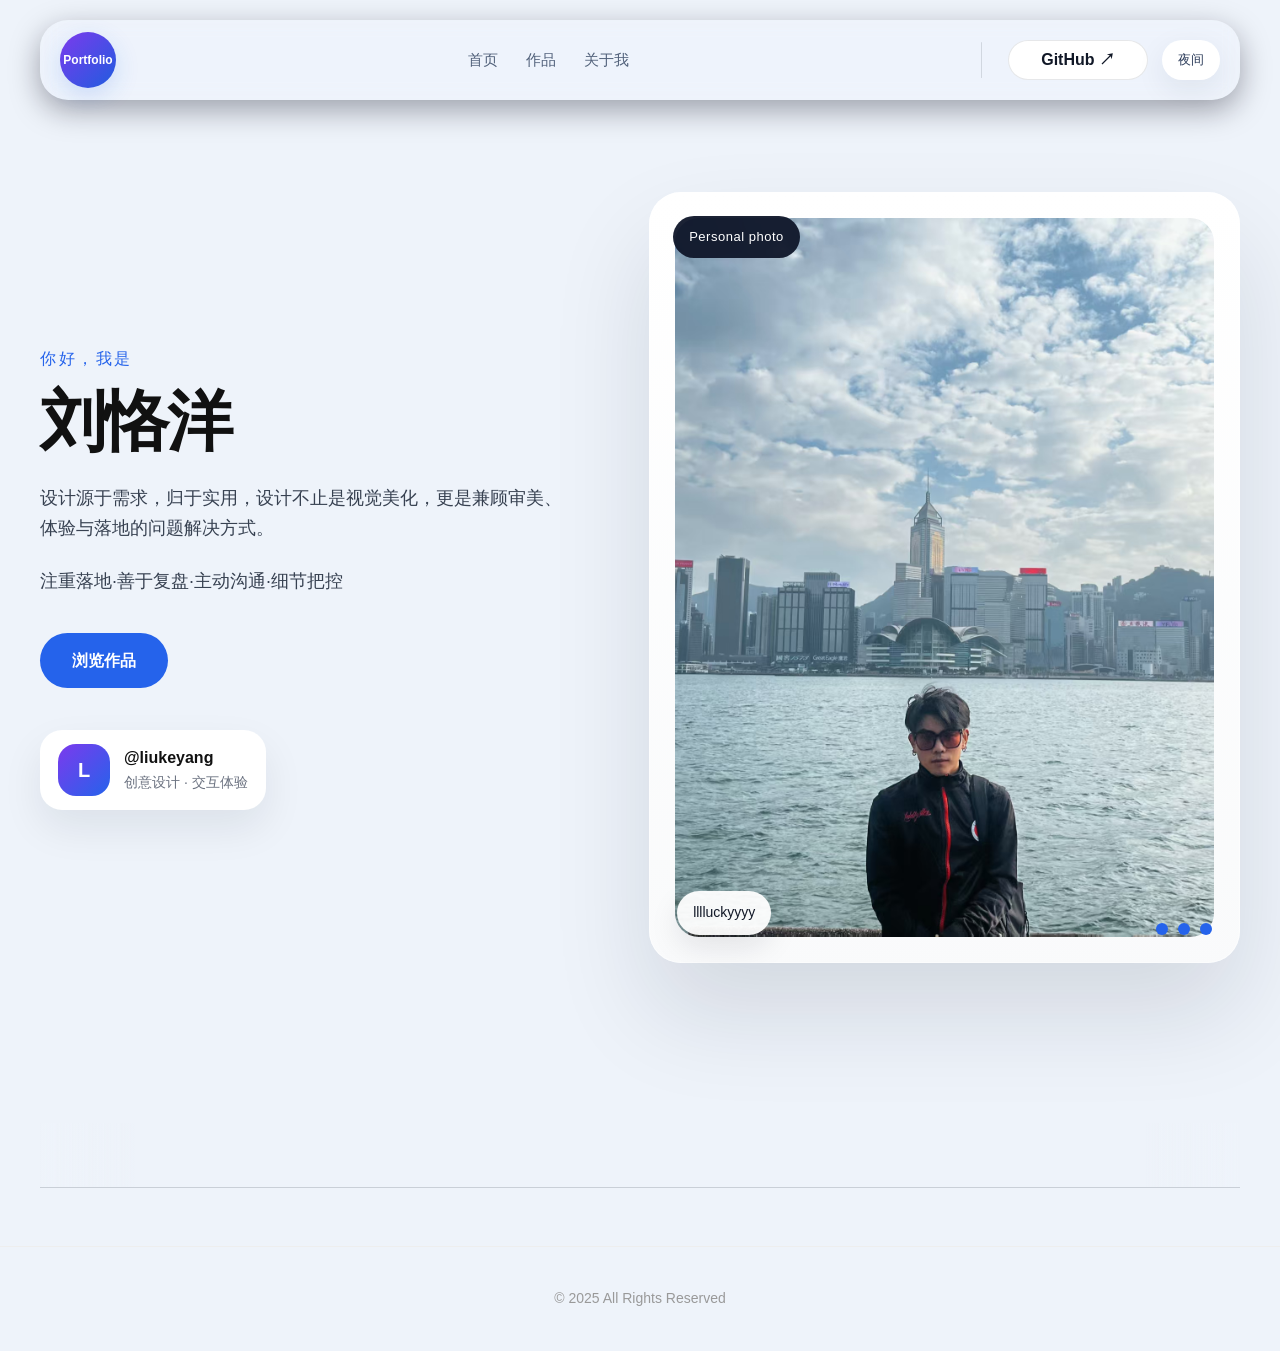
<file: docs/index.html>
<!DOCTYPE html>
<html lang="zh-CN">
<head>
    <meta charset="UTF-8">
    <meta name="viewport" content="width=device-width, initial-scale=1.0">
    <title>个人作品集 | UI品牌设计师</title>
    <link rel="stylesheet" href="assets/css/style.css">
    <link rel="stylesheet" href="assets/css/logoloop.css">
</head>
<body>
    <div class="container">
        <nav class="topbar">
            <div class="nav-logo">Portfolio</div>
            <div class="nav-links">
                <a href="index.html">首页</a>
                <a href="works.html">作品</a>
                <a href="about.html">关于我</a>
            </div>
            <div class="nav-actions">
                <a href="https://github.com/lllluckyyyy274" class="btn btn-outline">GitHub ↗</a>
                <button id="themeToggle" class="theme-toggle" aria-label="切换主题">夜间</button>
            </div>
        </nav>

        <section class="hero">
            <div class="hero-copy">
                <p class="eyebrow">你好，我是</p>
                <h1>刘恪洋</h1>
                <p class="hero-lead">设计源于需求，归于实用，设计不止是视觉美化，更是兼顾审美、体验与落地的问题解决方式。</p>
                <p class="hero-description">注重落地·善于复盘·主动沟通·细节把控
                </p>

                <div class="hero-actions">
                    <a href="works.html" class="btn btn-primary">浏览作品</a>
                </div>

                <a href="about.html" class="profile-card">
                    <div class="profile-avatar">L</div>
                    <div>
                        <div class="profile-name">@liukeyang</div>
                        <div class="profile-note">创意设计 · 交互体验</div>
                    </div>
                </a>
            </div>

            <div class="hero-visual">
                <div class="visual-frame">
                    <img src="assets/images/mypicture.jpg" alt="展示图">
                    <span class="visual-label">Personal photo</span>
                    <span class="visual-chip">lllluckyyyy</span>
                    <div class="visual-bar">
                        <span></span>
                        <span></span>
                        <span></span>
                    </div>
                </div>
            </div>
        </section>
    </div>

        <section id="logo-loop-section" style="padding:40px 0;background:transparent;">
            <div class="container">
                <div id="logo-loop-root"></div>
            </div>
        </section>

        <footer>
                © 2025 All Rights Reserved
        </footer>

    <script>
        const themeToggle = document.getElementById('themeToggle');
        const savedTheme = window.localStorage.getItem('theme');
        const isDarkMode = savedTheme === 'dark';
        const updateTheme = (dark) => {
            document.body.classList.toggle('dark-theme', dark);
            if (themeToggle) {
                themeToggle.textContent = dark ? '白天' : '夜间';
                themeToggle.setAttribute('aria-label', dark ? '切换至白天模式' : '切换至夜间模式');
            }
            if (window.reloadLogoLoop) {
                window.reloadLogoLoop();
            }
        };
        if (savedTheme) {
            updateTheme(isDarkMode);
        }
        if (themeToggle) {
            themeToggle.addEventListener('click', () => {
                const nextDark = !document.body.classList.contains('dark-theme');
                window.localStorage.setItem('theme', nextDark ? 'dark' : 'light');
                updateTheme(nextDark);
            });
        }

        const visualFrame = document.querySelector('.visual-frame');
        const visualImg = visualFrame?.querySelector('img');
        if (visualFrame && visualImg) {
            const maxRotate = 12;
            visualFrame.addEventListener('pointermove', (event) => {
                const rect = visualFrame.getBoundingClientRect();
                const x = event.clientX - rect.left;
                const y = event.clientY - rect.top;
                const px = (x / rect.width - 0.5) * 2;
                const py = (y / rect.height - 0.5) * 2;
                const rotateY = px * maxRotate;
                const rotateX = -py * maxRotate;
                visualImg.style.transform = `perspective(1200px) scale(1.01) rotateX(${rotateX}deg) rotateY(${rotateY}deg)`;
            });
            visualFrame.addEventListener('pointerleave', () => {
                visualImg.style.transform = 'perspective(1200px) scale(1) rotateX(0deg) rotateY(0deg)';
            });
        }
    </script>
        <script src="./assets/js/logoloop.js"></script>
        <script>
            const root = document.getElementById('logo-loop-root');
            let logoLoopDestroy = null;
            const MANIFEST = ["XPPen1.png","XPPen2.png","YGC1.png","YGC2.png","idrive1.png","idrive2.png","loreal1.png","loreal2.png","mojiang1.png","mojiang2.png","tomatoo1.png","tomatoo2.png","XUNG1.png","XUNG2.png","zao1.png","zao2.png"];

            const getTheme = () => (document.body.classList.contains('dark-theme') ? 'dark' : 'light');
            const normalizeLogoName = name => name.replace(/\.[^.]+$/, '');

            const buildLogoList = manifest => {
                const theme = getTheme();
                const variant = theme === 'dark' ? '1' : '2';
                const groups = {};

                manifest.forEach(name => {
                    const match = name.match(/^(.+?)([12])(\.[^.]+)$/);
                    if (match) {
                        const base = normalizeLogoName(match[1]);
                        groups[base] = groups[base] || {};
                        groups[base][match[2]] = name;
                    } else {
                        const base = normalizeLogoName(name);
                        groups[base] = groups[base] || {};
                        groups[base].default = name;
                    }
                });

                return Object.values(groups).map(group => {
                    const chosen = group[variant] || group.default || group['2'] || group['1'] || Object.values(group)[0];
                    return { src: `assets/images/logo/${chosen}`, alt: normalizeLogoName(chosen) };
                });
            };

            const loadLogoLoop = () => {
                const logos = buildLogoList(MANIFEST);
                if (logoLoopDestroy) {
                    logoLoopDestroy();
                }
                logoLoopDestroy = createLogoLoop(root, {
                    logos,
                    speed: 40,
                    direction: 'left',
                    logoHeight: 40,
                    gap: 72,
                    hoverSpeed: 0,
                    pauseOnHover: false,
                    fadeOut: true,
                    scaleOnHover: true,
                    ariaLabel: '合作项目与案例'
                });
            };

            window.reloadLogoLoop = loadLogoLoop;
            loadLogoLoop();
        </script>
</body>
</html>
</file>
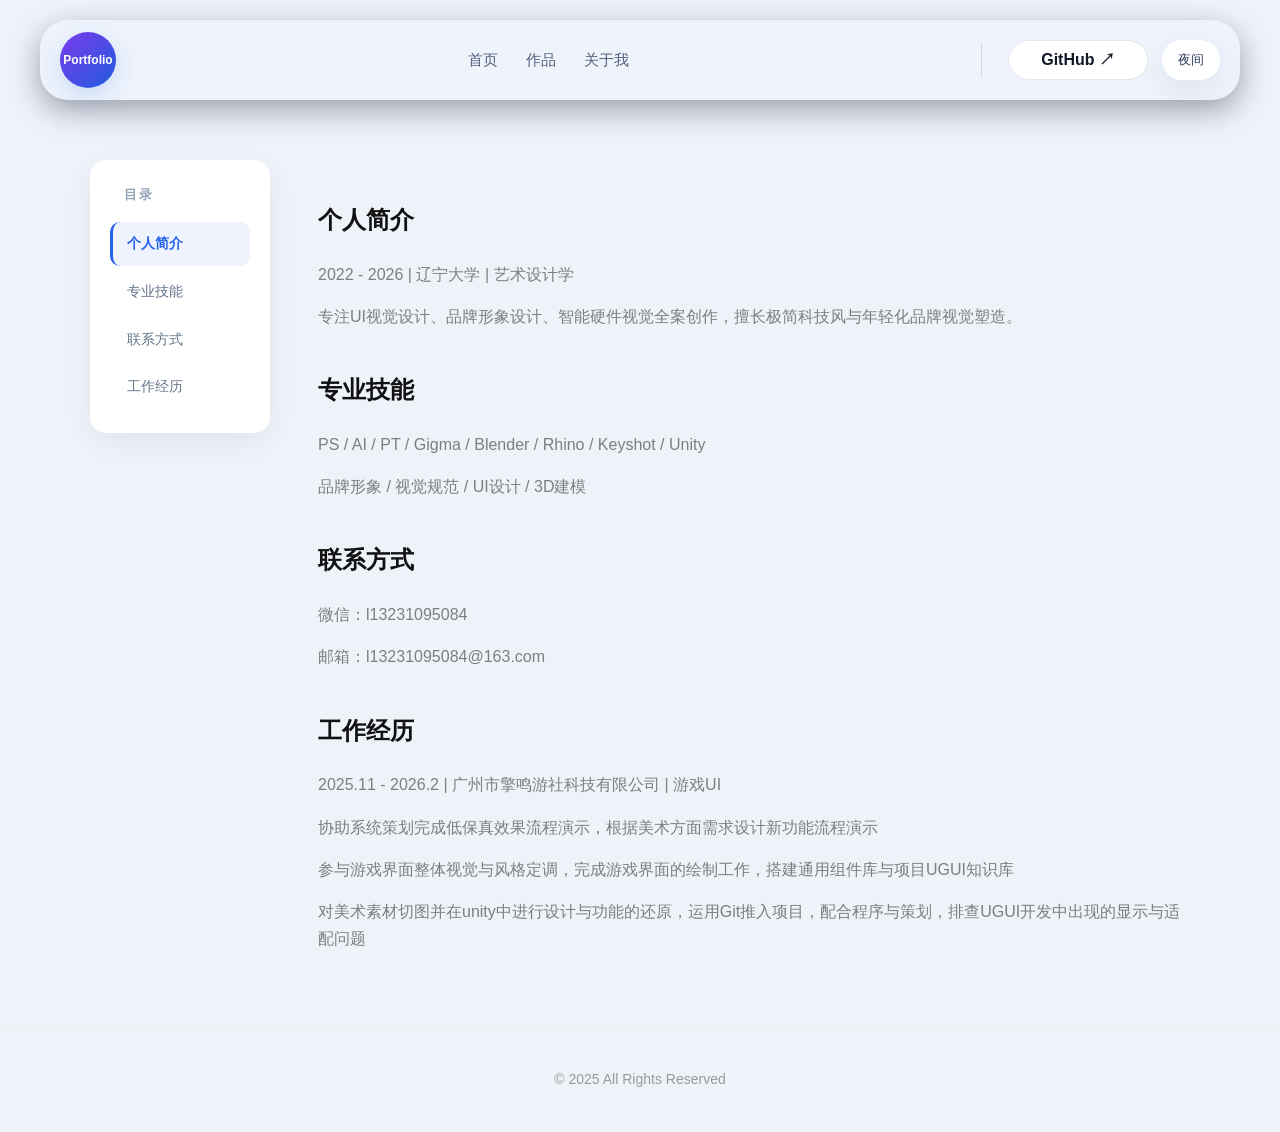
<file: docs/about.html>
<!DOCTYPE html>
<html lang="zh-CN">
<head>
    <meta charset="UTF-8">
    <meta name="viewport" content="width=device-width, initial-scale=1.0">
    <title>关于我 | About</title>
    <link rel="stylesheet" href="assets/css/style.css?v=2">
</head>
<body>
    <div class="container">
        <nav class="topbar">
            <div class="nav-logo">Portfolio</div>
            <div class="nav-links">
                <a href="index.html">首页</a>
                <a href="works.html">作品</a>
                <a href="about.html">关于我</a>
            </div>
            <div class="nav-actions">
                <a href="https://github.com" class="btn btn-outline">GitHub ↗</a>
                <button id="themeToggle" class="theme-toggle" aria-label="切换主题">夜间</button>
            </div>
        </nav>

        <div class="about-layout">
            <nav class="about-toc">
                <div class="about-toc-title">目录</div>
                <a href="#intro" class="about-toc-link active">个人简介</a>
                <a href="#skills" class="about-toc-link">专业技能</a>
                <a href="#contact" class="about-toc-link">联系方式</a>
                <a href="#experience" class="about-toc-link">工作经历</a>
            </nav>
            <div class="project-content">
                <h2 id="intro">个人简介</h2>
                <p>2022 - 2026 | 辽宁大学 | 艺术设计学</p>
                <p>专注UI视觉设计、品牌形象设计、智能硬件视觉全案创作，擅长极简科技风与年轻化品牌视觉塑造。</p>

                <h2 id="skills">专业技能</h2>
                <p>PS / AI / PT / Gigma / Blender / Rhino / Keyshot / Unity </p>
                <p>品牌形象 / 视觉规范 / UI设计 / 3D建模</p>

                <h2 id="contact">联系方式</h2>
                <p>微信：l13231095084</p>
                <p>邮箱：l13231095084@163.com</p>

                <h2 id="experience">工作经历</h2>
                <p>2025.11 - 2026.2 | 广州市擎鸣游社科技有限公司 | 游戏UI</p>
                <p>协助系统策划完成低保真效果流程演示，根据美术方面需求设计新功能流程演示</p>
                <p>参与游戏界面整体视觉与风格定调，完成游戏界面的绘制工作，搭建通用组件库与项目UGUI知识库</p>
                <p>对美术素材切图并在unity中进行设计与功能的还原，运用Git推入项目，配合程序与策划，排查UGUI开发中出现的显示与适配问题</p>
            </div>
        </div>
    </div>

    <footer>
        © 2025 All Rights Reserved
    </footer>

    <script>
        const themeToggle = document.getElementById('themeToggle');
        const savedTheme = window.localStorage.getItem('theme');
        const isDarkMode = savedTheme === 'dark';
        const updateTheme = (dark) => {
            document.body.classList.toggle('dark-theme', dark);
            if (themeToggle) {
                themeToggle.textContent = dark ? '白天' : '夜间';
                themeToggle.setAttribute('aria-label', dark ? '切换至白天模式' : '切换至夜间模式');
            }
        };
        if (savedTheme) {
            updateTheme(isDarkMode);
        }
        if (themeToggle) {
            themeToggle.addEventListener('click', () => {
                const nextDark = !document.body.classList.contains('dark-theme');
                window.localStorage.setItem('theme', nextDark ? 'dark' : 'light');
                updateTheme(nextDark);
            });
        }
    </script>
    <script>
        // 目录导航滚动高亮
        const tocLinks = document.querySelectorAll('.about-toc-link');
        const sections = [];
        tocLinks.forEach(link => {
            const id = link.getAttribute('href').slice(1);
            const el = document.getElementById(id);
            if (el) sections.push({ id, el, link });
        });

        function updateActiveToc() {
            const scrollY = window.scrollY + 160;
            let current = sections[0];
            sections.forEach(sec => {
                if (sec.el.offsetTop <= scrollY) current = sec;
            });
            tocLinks.forEach(l => l.classList.remove('active'));
            if (current) current.link.classList.add('active');
        }

        window.addEventListener('scroll', updateActiveToc, { passive: true });
        updateActiveToc();

        // 平滑滚动
        tocLinks.forEach(link => {
            link.addEventListener('click', (e) => {
                e.preventDefault();
                const id = link.getAttribute('href').slice(1);
                const el = document.getElementById(id);
                if (el) {
                    window.scrollTo({ top: el.offsetTop - 100, behavior: 'smooth' });
                }
            });
        });
    </script>
</body>
</html>
</file>
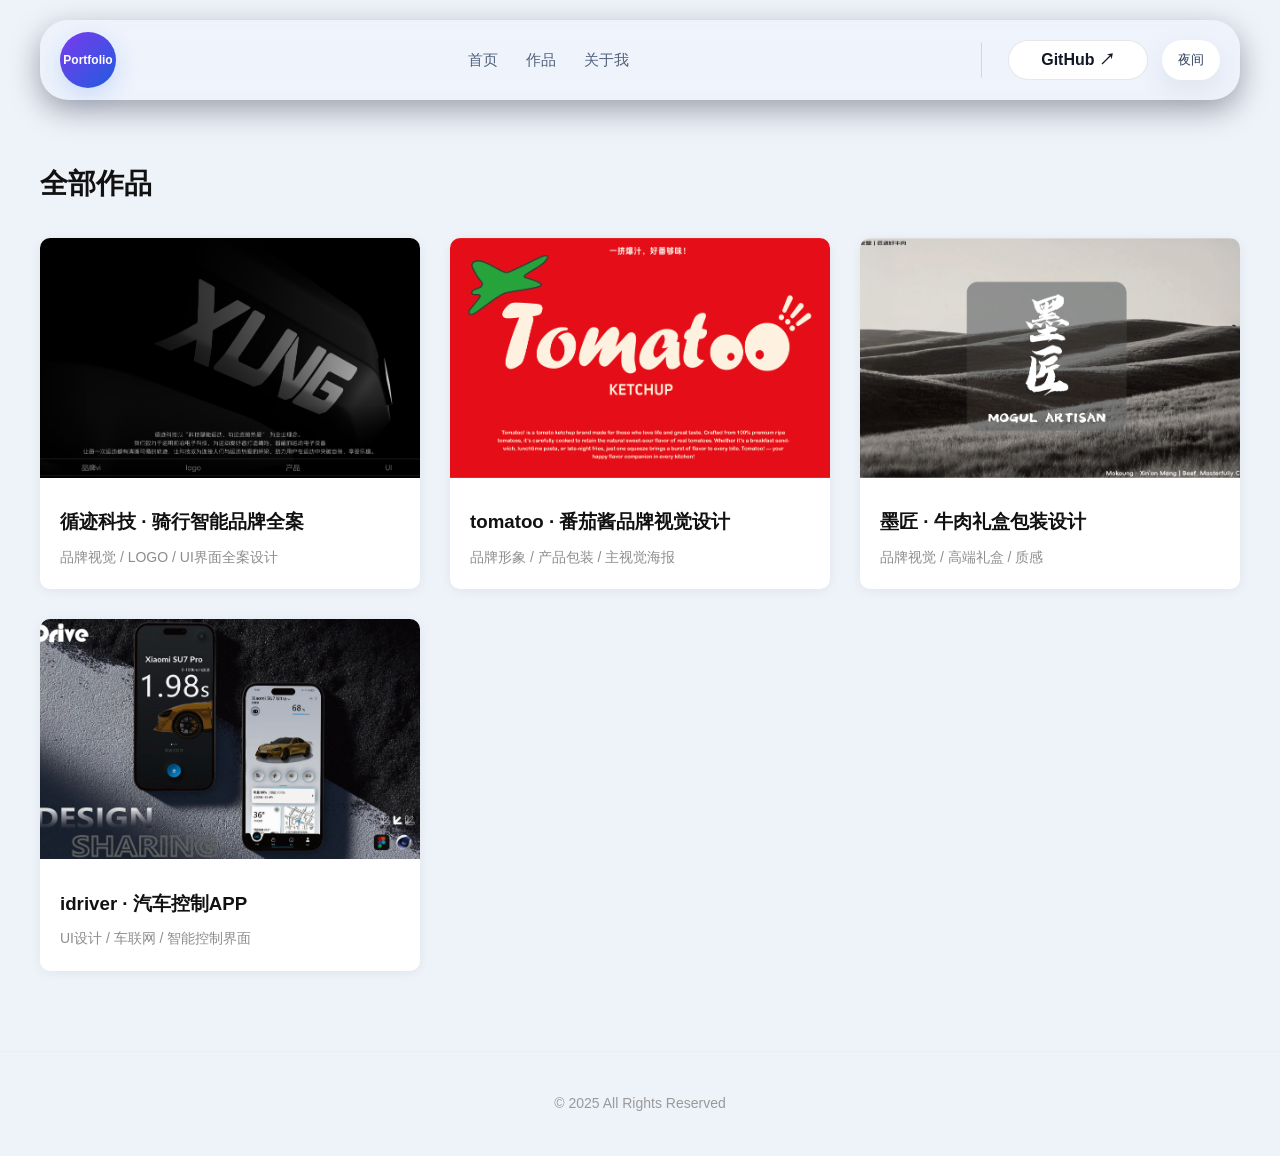
<file: docs/works.html>
<!DOCTYPE html>
<html lang="zh-CN">
<head>
    <meta charset="UTF-8">
    <meta name="viewport" content="width=device-width, initial-scale=1.0">
    <title>作品集 | Works</title>
    <link rel="stylesheet" href="assets/css/style.css">
</head>
<body>
    <div class="container">
        <nav class="topbar">
            <div class="nav-logo">Portfolio</div>
            <div class="nav-links">
                <a href="index.html">首页</a>
                <a href="works.html">作品</a>
                <a href="about.html">关于我</a>
            </div>
            <div class="nav-actions">
                <a href="https://github.com" class="btn btn-outline">GitHub ↗</a>
                <button id="themeToggle" class="theme-toggle" aria-label="切换主题">夜间</button>
            </div>
        </nav>

        <h2 class="section-title">全部作品</h2>

        <div class="works-grid">

            <!-- 循迹科技 -->
            <a href="xunji.html" class="work-card">
                <img src="assets/images/xunji-thumb.png" alt="循迹科技">
                <div class="work-info">
                    <h3>循迹科技 · 骑行智能品牌全案</h3>
                    <p>品牌视觉 / LOGO / UI界面全案设计</p>
                </div>
            </a>

            <!-- tomatoo -->
            <a href="tomatoo.html" class="work-card">
                <img src="assets/images/tomatoo-thumb.png" alt="tomatoo">
                <div class="work-info">
                    <h3>tomatoo · 番茄酱品牌视觉设计</h3>
                    <p>品牌形象 / 产品包装 / 主视觉海报</p>
                </div>
            </a>

            <!-- 墨匠品牌 · 牛肉礼盒包装 -->
            <a href="mojiang.html" class="work-card">
                <img src="assets/images/mojiang-thumb.png" alt="墨匠品牌">
                <div class="work-info">
                    <h3>墨匠 · 牛肉礼盒包装设计</h3>
                    <p>品牌视觉 / 高端礼盒 / 质感</p>
                </div>
            </a>

            <!-- idriver · 新能源汽车控制APP -->
            <a href="idriver.html" class="work-card">
                <img src="assets/images/idriver-thumb.png" alt="idriver">
                <div class="work-info">
                    <h3>idriver · 汽车控制APP</h3>
                    <p>UI设计 / 车联网 / 智能控制界面</p>
                </div>
            </a>

        </div>
    </div>

    <footer>
        © 2025 All Rights Reserved
    </footer>

    <script>
        const themeToggle = document.getElementById('themeToggle');
        const savedTheme = window.localStorage.getItem('theme');
        const isDarkMode = savedTheme === 'dark';
        const updateTheme = (dark) => {
            document.body.classList.toggle('dark-theme', dark);
            if (themeToggle) {
                themeToggle.textContent = dark ? '白天' : '夜间';
                themeToggle.setAttribute('aria-label', dark ? '切换至白天模式' : '切换至夜间模式');
            }
        };
        if (savedTheme) {
            updateTheme(isDarkMode);
        }
        if (themeToggle) {
            themeToggle.addEventListener('click', () => {
                const nextDark = !document.body.classList.contains('dark-theme');
                window.localStorage.setItem('theme', nextDark ? 'dark' : 'light');
                updateTheme(nextDark);
            });
        }
    </script>
</body>
</html>
</file>
<file: docs/assets/css/style.css>
* {
    margin: 0;
    padding: 0;
    box-sizing: border-box;
}

body {
    font-family: "Inter", "思源黑体", sans-serif;
    background-color: #eef3fa;
    color: #111;
    line-height: 1.7;
}

a {
    text-decoration: none;
    color: inherit;
}

.container {
    max-width: 1440px;
    margin: 0 auto;
    padding: 0 clamp(16px, 4vw, 40px); /* 最小16px，随屏幕宽度变化，最大40px */
    position: relative;
}

.topbar {
    position: sticky;
    top: 0;
    z-index: 99;
    display: flex;
    align-items: center;
    gap: 20px;
    padding: 12px 20px;
    margin: 20px auto 12px;
    background: rgba(255,255,255,0.06);
    border-radius: 28px;
    box-shadow: 0 10px 30px rgba(2,6,23,0.35);
    backdrop-filter: blur(8px) saturate(120%);
    -webkit-backdrop-filter: blur(8px) saturate(120%);
}

.nav-logo {
    width: 56px;
    height: 56px;
    border-radius: 50%;
    display: inline-grid;
    place-items: center;
    font-size: 12px;
    font-weight: 900;
    color: #fff;
    background: linear-gradient(135deg,#7c3aed,hsl(221, 75%, 50%));
    box-shadow: 0 8px 24px rgba(37,99,235,0.18);
}

.nav-links {
    display: flex;
    align-items: center;
    gap: 28px;
    flex-wrap: nowrap;
    margin: 0 auto; /* 居中 */
}

.nav-links a {
    position: relative;
    font-size: 15px;
    color: #51607a;
    transition: color 0.2s;
}

.nav-links a::after {
    content: "";
    position: absolute;
    left: 0;
    bottom: -4px;
    width: 0;
    height: 3px;
    background: #2563eb;
    border-radius: 999px;
    transition: width 0.25s ease;
}

.nav-links a:hover {
    color: #0f172a;
}

.nav-links a:hover::after,
.nav-links a:focus-visible::after {
    width: 100%;
}

.nav-actions {
    display: flex;
    align-items: center;
    gap: 14px;
}

.nav-actions::before {
    content: "";
    display: block;
    width: 1px;
    height: 36px;
    margin-right: 12px;
    background: rgba(2,6,23,0.12);
    border-radius: 2px;
}

/* 作品次级导航 */
.project-nav {
    display: flex;
    align-items: center;
    gap: 24px;
    padding: 0;
    margin: 20px auto 0;
    justify-content: center;
}

.project-nav-item {
    position: relative;
    font-size: 15px;
    color: #1f2937;
    transition: color 0.2s;
    padding-bottom: 8px;
}

.project-nav-item::after {
    content: "";
    position: absolute;
    left: 0;
    bottom: 0;
    width: 0;
    height: 2px;
    background: #2563eb;
    border-radius: 999px;
    transition: width 0.25s ease;
}

.project-nav-item:hover {
    color: #111827;
}

.project-nav-item:hover::after,
.project-nav-item.active::after {
    width: 100%;
}

.project-nav-item.active {
    color: #0f172a;
    font-weight: 700;
}

.dark-theme .project-nav-item {
    color: #cbd5e1;
}

.dark-theme .project-nav-item:hover {
    color: #f8fafc;
}

.dark-theme .project-nav-item::after,
.dark-theme .project-nav-item.active::after {
    background: #60a5fa;
}

.dark-theme .project-nav-item.active {
    color: #ffffff;
    font-weight: 700;
}

.theme-toggle,
.btn-outline {
    padding: 10px 16px;
    border: none;
    border-radius: 999px;
    height: 40px;
    min-height: 40px;
    display: inline-flex;
    align-items: center;
    justify-content: center;
    cursor: pointer;
}

.theme-toggle {
    background: #fff;
    color: #2e3e5c;
    box-shadow: 0 10px 30px rgba(20, 30, 60, 0.08);
}

.btn {
    display: inline-flex;
    align-items: center;
    justify-content: center;
    padding: 14px 32px;
    border-radius: 999px;
    font-weight: 600;
    transition: all 0.25s ease;
}

.btn-primary {
    background: #2563eb;
    color: #fff;
}

.btn-primary:hover {
    background: #1d4ed8;
    transform: scale(1.05);
}

.btn-outline {
    border: 1px solid rgba(15, 23, 42, 0.1);
    background: #fff;
    color: #111827;
}

.btn-outline:hover {
    background: #f8fafc;
}

.dark-theme {
    background-color: #071019;
    color: #e5e7eb;
}

.dark-theme a {
    color: #e5e7eb;
}

.dark-theme .container {
    background: transparent;
}

.dark-theme nav,
.dark-theme .visual-frame,
.dark-theme .profile-card,
.dark-theme .btn-outline,
.dark-theme .theme-toggle {
    background: rgba(15, 23, 42, 0.94);
}

.dark-theme .theme-toggle {
    color: #e5e7eb;
    box-shadow: 0 10px 30px rgba(255, 255, 255, 0.06);
}

.dark-theme .nav-links a {
    color: #cbd5e1;
}

.dark-theme .nav-links a:hover {
    color: #f8fafc;
}

.dark-theme .btn-primary {
    background: #60a5fa;
}

.dark-theme .btn-primary:hover {
    background: #3b82f6;
}

.dark-theme .btn-outline {
    border-color: rgba(255, 255, 255, 0.1);
    background: rgba(255, 255, 255, 0.05);
    color: #e5e7eb;
}

.dark-theme .work-card {
    background: rgba(15, 23, 42, 0.96);
    box-shadow: 0 10px 30px rgba(0, 0, 0, 0.35);
    border: 1px solid rgba(255, 255, 255, 0.08);
}

.dark-theme .hero-lead,
.dark-theme .hero-description,
.dark-theme .profile-note {
    color: #cbd5e1;
}

.dark-theme .visual-frame {
    background: rgba(15, 23, 42, 0.96);
    box-shadow: 0 50px 100px rgba(0, 0, 0, 0.4);
}

.dark-theme .visual-frame::before {
    border-color: rgba(255, 255, 255, 0.08);
}

.dark-theme .visual-label,
.dark-theme .visual-chip {
    background: rgba(255, 255, 255, 0.08);
    color: #e5e7eb;
}

.dark-theme footer {
    color: #94a3b8;
    border-top-color: rgba(148, 163, 184, 0.2);
}

.hero {
    display: grid;
    grid-template-columns: minmax(320px, 1fr) minmax(420px, 1.1fr);
    align-items: center;
    gap: 72px;
    padding: 80px 0 120px;
}

.hero-copy {
    max-width: 580px;
}

.eyebrow {
    margin-bottom: 18px;
    font-size: 16px;
    letter-spacing: 0.16em;
    text-transform: uppercase;
    color: #2563eb;
}

.hero-copy h1 {
    font-size: 66px;
    line-height: 0.95;
    margin-bottom: 30px;
    letter-spacing: -0.04em;
}

.hero-lead,
.hero-description {
    color: #374151;
    font-size: 18px;
    max-width: 560px;
}

.hero-lead {
    margin-bottom: 22px;
}

.hero-description {
    margin-bottom: 36px;
}

.hero-actions {
    margin-bottom: 42px;
}

.profile-card {
    display: inline-flex;
    align-items: center;
    gap: 14px;
    padding: 14px 18px;
    background: #fff;
    border-radius: 22px;
    box-shadow: 0 18px 40px rgba(15, 23, 42, 0.08);
    text-decoration: none;
    color: inherit;
    cursor: pointer;
    transition: box-shadow 0.2s ease, transform 0.2s ease;
}

.profile-card:hover {
    box-shadow: 0 22px 48px rgba(15, 23, 42, 0.13);
    transform: translateY(-2px);
}

.profile-avatar {
    width: 52px;
    height: 52px;
    border-radius: 18px;
    background: linear-gradient(135deg, #7c3aed, #2563eb);
    color: #fff;
    display: grid;
    place-items: center;
    font-weight: 800;
    font-size: 20px;
}

.profile-name {
    font-weight: 700;
}

.profile-note {
    font-size: 14px;
    color: #6b7280;
}

.hero-visual {
    display: flex;
    justify-content: flex-end;
}

.visual-frame {
    position: relative;
    width: 100%;
    max-width: 660px;
    border-radius: 32px;
    background: linear-gradient(180deg, rgba(255,255,255,0.95), rgba(249,250,251,0.95));
    box-shadow: 0 50px 100px rgba(15, 23, 42, 0.12);
    overflow: hidden;
    padding: 26px;
    perspective: 1200px;
}

.visual-frame::before {
    content: "";
    position: absolute;
    inset: 0;
    border: 1px solid rgba(255, 255, 255, 0.55);
    pointer-events: none;
    border-radius: 32px;
}

.visual-frame img {
    width: 100%;
    height: auto;
    display: block;
    border-radius: 24px;
    object-fit: cover;
    transform: perspective(1200px) rotateX(0deg) rotateY(0deg) translateZ(0);
    transition: transform 0.18s ease-out;
    will-change: transform;
}

.visual-frame:hover img {
    transform: perspective(1200px) scale(1.01) rotateX(0deg) rotateY(0deg);
}

.visual-label {
    position: absolute;
    top: 24px;
    left: 24px;
    padding: 10px 16px;
    background: rgba(15, 23, 42, 0.95);
    color: #fff;
    border-radius: 999px;
    font-size: 13px;
    letter-spacing: 0.04em;
}

.visual-chip {
    position: absolute;
    bottom: 28px;
    left: 28px;
    padding: 10px 16px;
    background: rgba(255, 255, 255, 0.94);
    border-radius: 999px;
    font-size: 14px;
    color: #111827;
    box-shadow: 0 12px 30px rgba(15, 23, 42, 0.1);
}

.visual-bar {
    position: absolute;
    right: 28px;
    bottom: 28px;
    display: flex;
    gap: 10px;
}

.visual-bar span {
    width: 12px;
    height: 12px;
    border-radius: 999px;
    background: #2563eb;
}

.visual-frame img {
    width: 100%;
    height: auto;
    display: block;
    border-radius: 24px;
    object-fit: cover;
}

/* 关于页左上头像 */
.about-avatar {
    position: absolute;
    top: 24px;
    left: 24px;
    width: clamp(100px, 16vw, 180px);
    height: auto;
    border-radius: 12px;
    box-shadow: 0 20px 40px rgba(0,0,0,0.12);
    object-fit: cover;
}

@media screen and (max-width: 800px) {
    .about-avatar {
        width: clamp(80px, 18vw, 140px);
        top: 18px;
        left: 18px;
    }
}

footer {
    text-align: center;
    padding: 40px 0 60px;
    color: #6b7280;
    font-size: 14px;
    border-top: 1px solid rgba(148, 163, 184, 0.15);
}

@media screen and (max-width: 960px) {
    .hero {
        grid-template-columns: 1fr;
        gap: 50px;
        padding-top: 64px;
    }

    .hero-copy h1 {
        font-size: 54px;
    }

    .visual-frame {
        max-width: 100%;
        padding: 22px;
    }
}

@media screen and (max-width: 700px) {
    .topbar {
        flex-direction: row;
        align-items: center;
        gap: 12px;
        padding: 8px 12px;
        flex-wrap: nowrap;
    }

    .nav-logo {
        width: 44px;
        height: 44px;
        font-size: 10px;
        flex-shrink: 0;
    }

    .nav-links {
        display: flex;
        align-items: center;
        gap: 12px;
        margin: 0;
        flex: 1 1 auto;
        min-width: 0;
    }

    .nav-links a {
        font-size: 13px;
        white-space: nowrap;
        flex-shrink: 1;
    }

    .nav-actions {
        width: auto;
        justify-content: flex-end;
        gap: 8px;
        margin-left: auto;
        flex-shrink: 0;
    }

    .nav-actions::before {
        height: 24px;
        margin-right: 8px;
    }

    .theme-toggle,
    .btn-outline {
        padding: 6px 12px;
        font-size: 12px;
        border-radius: 999px;
        height: 36px;
        min-height: 36px;
        line-height: 1.2;
    }

    .theme-toggle {
        padding-left: 12px;
        padding-right: 12px;
    }

    .btn {
        padding: 8px 16px;
        font-size: 12px;
    }

    .project-nav {
        gap: 16px;
        margin-top: 16px;
        overflow-x: auto;
        padding-bottom: 8px;
    }

    .project-nav-item {
        font-size: 13px;
        white-space: nowrap;
        flex-shrink: 0;
    }

    .hero-copy h1 {
        font-size: 42px;
    }

    .profile-card {
        width: 100%;
    }
}

/* 作品网格 */
.section-title {
    font-size: 28px;
    margin: 60px 0 30px;
}

.works-grid {
    display: grid;
    grid-template-columns: repeat(auto-fill, minmax(350px, 1fr));
    gap: 30px;
    margin-bottom: 80px;
}

.work-card {
    background: #fff;
    border-radius: 10px;
    overflow: hidden;
    box-shadow: 0 2px 12px rgba(0,0,0,0.06);
    transition: 0.3s;
}

.work-card:hover {
    transform: translateY(-5px);
}

.work-card img {
    width: 100%;
    height: 240px;
    object-fit: cover;
}

.work-info {
    padding: 20px;
}

.work-info h3 {
    margin-bottom: 8px;
}

.work-info p {
    color: #8d8d8d;
    font-size: 14px;
}

/* 项目详情页 */
.project-banner {
    width: 100%;
    height: 400px;
    background: #eef0f3;
    display: flex;
    align-items: center;
    justify-content: center;
    font-size: 30px;
    color: #999;
}

.project-content {
    max-width: 800px;
    margin: 60px auto;
}

.project-content h2 {
    margin: 40px 0 20px;
}

.project-content p {
    color: #7e7e7e;
    margin-bottom: 15px;
}

/* 关于我 - 左侧目录导航布局 */
.about-layout {
    display: flex;
    gap: 48px;
    margin: 60px auto;
    max-width: 1100px;
    align-items: flex-start;
}

.about-layout .project-content {
    flex: 1;
    margin: 0;
    max-width: none;
}

.about-toc {
    position: sticky;
    top: 120px;
    flex: 0 0 180px;
    padding: 24px 20px;
    background: #fff;
    border-radius: 16px;
    box-shadow: 0 8px 30px rgba(15, 23, 42, 0.06);
    display: flex;
    flex-direction: column;
    gap: 4px;
}

.about-toc-title {
    font-size: 13px;
    font-weight: 700;
    text-transform: uppercase;
    letter-spacing: 1.5px;
    color: #94a3b8;
    margin-bottom: 12px;
    padding-left: 14px;
}

.about-toc-link {
    display: block;
    padding: 10px 14px;
    border-radius: 10px;
    font-size: 14px;
    font-weight: 500;
    color: #64748b;
    text-decoration: none;
    transition: all 0.2s ease;
    border-left: 3px solid transparent;
}

.about-toc-link:hover {
    color: #2563eb;
       background: rgba(37, 99, 235, 0.06);
}

.about-toc-link.active {
    color: #2563eb;
    background: rgba(37, 99, 235, 0.08);
    border-left-color: #2563eb;
    font-weight: 600;
}

.dark-theme .about-toc {
    background: rgba(15, 23, 42, 0.94);
    box-shadow: 0 8px 30px rgba(0, 0, 0, 0.3);
}

.dark-theme .about-toc-title {
    color: #64748b;
}

.dark-theme .about-toc-link {
    color: #94a3b8;
}

.dark-theme .about-toc-link:hover {
    color: #60a5fa;
    background: rgba(96, 165, 250, 0.08);
}

.dark-theme .about-toc-link.active {
    color: #60a5fa;
    background: rgba(96, 165, 250, 0.1);
    border-left-color: #60a5fa;
}

@media (max-width: 768px) {
    .about-layout {
        flex-direction: column;
        gap: 24px;
    }
    .about-toc {
        position: static;
        flex: none;
        flex-direction: row;
        flex-wrap: wrap;
        gap: 6px;
        padding: 14px 16px;
    }
    .about-toc-title {
        margin-bottom: 0;
        padding-left: 0;
        width: 100%;
    }
    .about-toc-link {
        border-left: none;
        border-bottom: 2px solid transparent;
        padding: 6px 12px;
    }
    .about-toc-link.active {
        border-left-color: transparent;
        border-bottom-color: #2563eb;
    }
    .dark-theme .about-toc-link.active {
        border-left-color: transparent;
        border-bottom-color: #60a5fa;
    }
}

.end-text {
    margin: 60px 0 40px;
    text-align: center;
    font-size: 18px;
    color: #333;
    line-height: 2;
}

/* 页脚 */
footer {
    text-align: center;
    padding: 40px 0;
    color: #999;
    font-size: 14px;
    border-top: 1px solid #eee;
}
</file>
<file: docs/assets/css/logoloop.css>
.logoloop {
  position: relative;
  --logoloop-gap: 32px;
  --logoloop-logoHeight: 28px;
  --logoloop-fadeColorAuto: #ffffff;
  --logoloop-divider: rgba(15, 23, 42, 0.16);
  overflow-x: hidden;
  overflow-y: visible;
  border-bottom: 1px solid var(--logoloop-divider);
  padding-top: 10px;
  padding-bottom: 14px;
  margin-bottom: 18px;
}

.logoloop--vertical {
  height: 100%;
  display: inline-block;
}

.logoloop__track {
  display: flex;
  width: max-content;
  will-change: transform;
  user-select: none;
  position: relative;
}

.logoloop--vertical .logoloop__track {
  flex-direction: column;
  height: max-content;
  width: 100%;
}

.logoloop__list {
  display: flex;
  align-items: center;
  list-style: none;
  padding: 0;
  margin: 0;
}

.logoloop--vertical .logoloop__list {
  flex-direction: column;
}

.logoloop__item {
  flex: 0 0 auto;
  margin-right: var(--logoloop-gap);
  overflow: visible;
  position: relative;
  z-index: 1;
}

.logoloop__item.is-active {
  z-index: 10;
}

.logoloop--vertical .logoloop__item {
  margin-right: 0;
  margin-bottom: var(--logoloop-gap);
}

.logoloop__item img {
  height: var(--logoloop-logoHeight);
  width: auto;
  display: block;
  object-fit: contain;
  -webkit-user-drag: none;
  pointer-events: auto;
  transition: transform 0.22s cubic-bezier(0.4,0,0.2,1);
}

.logoloop--scale-hover .logoloop__item:hover img {
  transform: scale(1.12);
}

.logoloop__item.is-active img {
  transform: scale(1.35) !important;
}

.logoloop__link { display:inline-flex; align-items:center; }

.logoloop--fade::before,
.logoloop--fade::after {
  content: '';
  position: absolute;
  top: 0;
  bottom: 0;
  width: clamp(24px, 8%, 120px);
  pointer-events: none;
  z-index: 10;
}
.logoloop--fade::before { left: 0; background: linear-gradient(to right, var(--logoloop-fadeColor, var(--logoloop-fadeColorAuto)) 0%, rgba(0,0,0,0) 100%); }
.logoloop--fade::after { right: 0; background: linear-gradient(to left, var(--logoloop-fadeColor, var(--logoloop-fadeColorAuto)) 0%, rgba(0,0,0,0) 100%); }

@media (prefers-reduced-motion: reduce) {
  .logoloop__track { transform: none !important; }
  .logoloop__item img { transition: none !important; }
}

/* Follow page theme: use site background as fade color */
.logoloop {
  --logoloop-fadeColorAuto: #eef3fa; /* light-mode default matches body background */
  --logoloop-divider: rgba(15, 23, 42, 0.16);
}

body.dark-theme .logoloop {
  --logoloop-fadeColorAuto: #071019; /* dark-mode default matches .dark-theme background */
  --logoloop-divider: rgba(226, 232, 240, 0.22);
}
</file>
